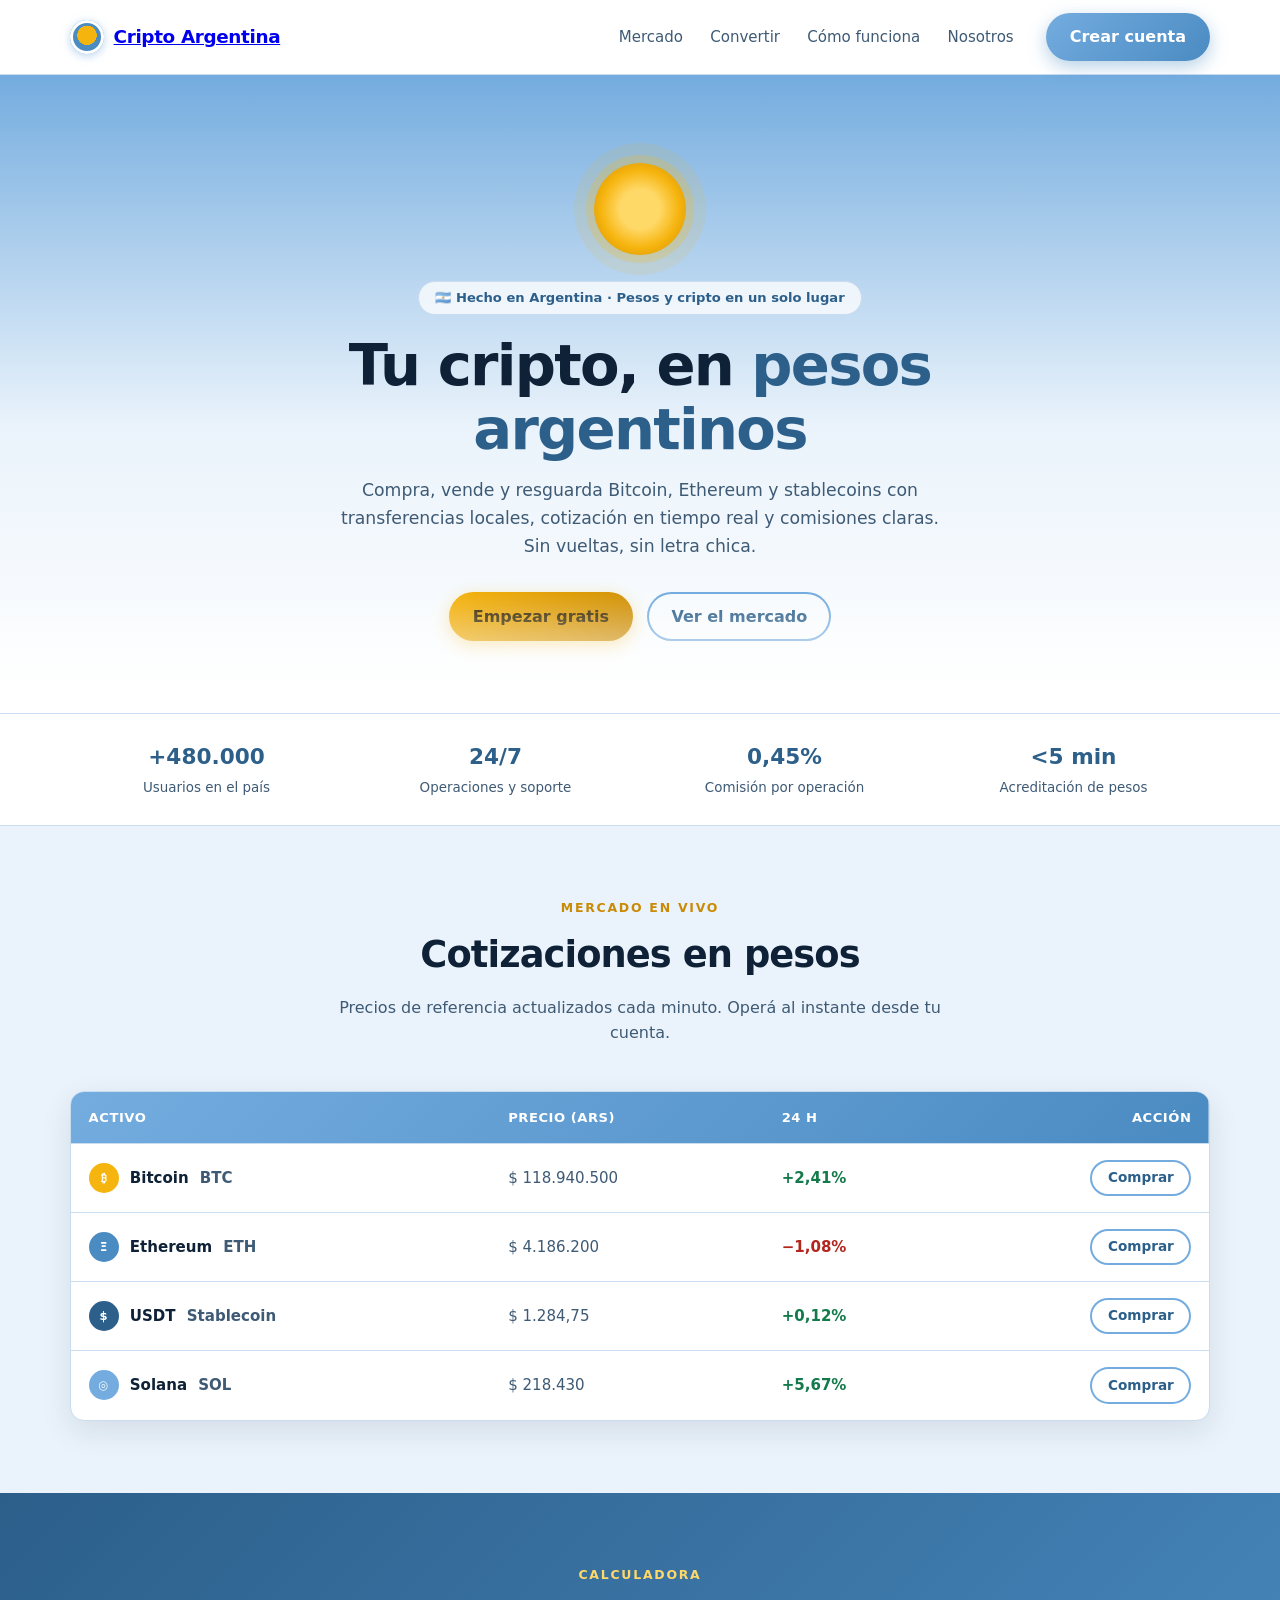
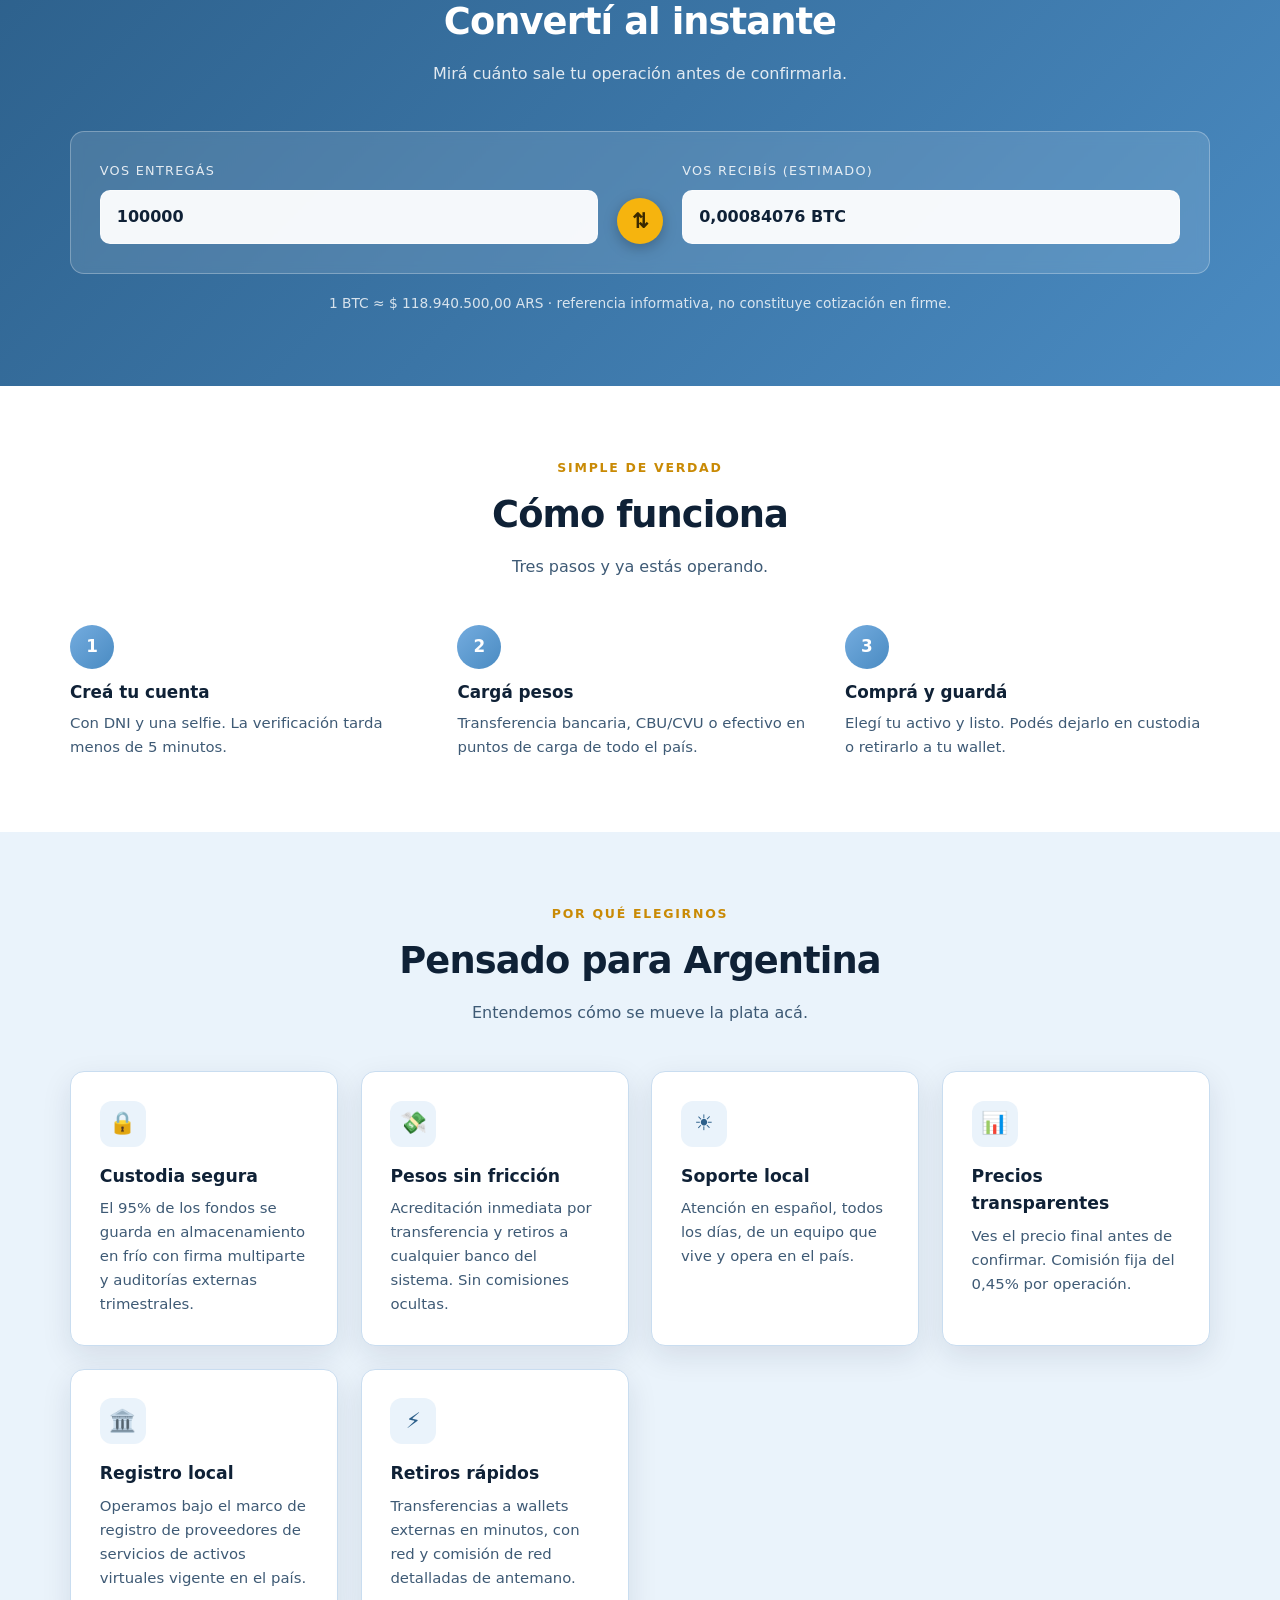
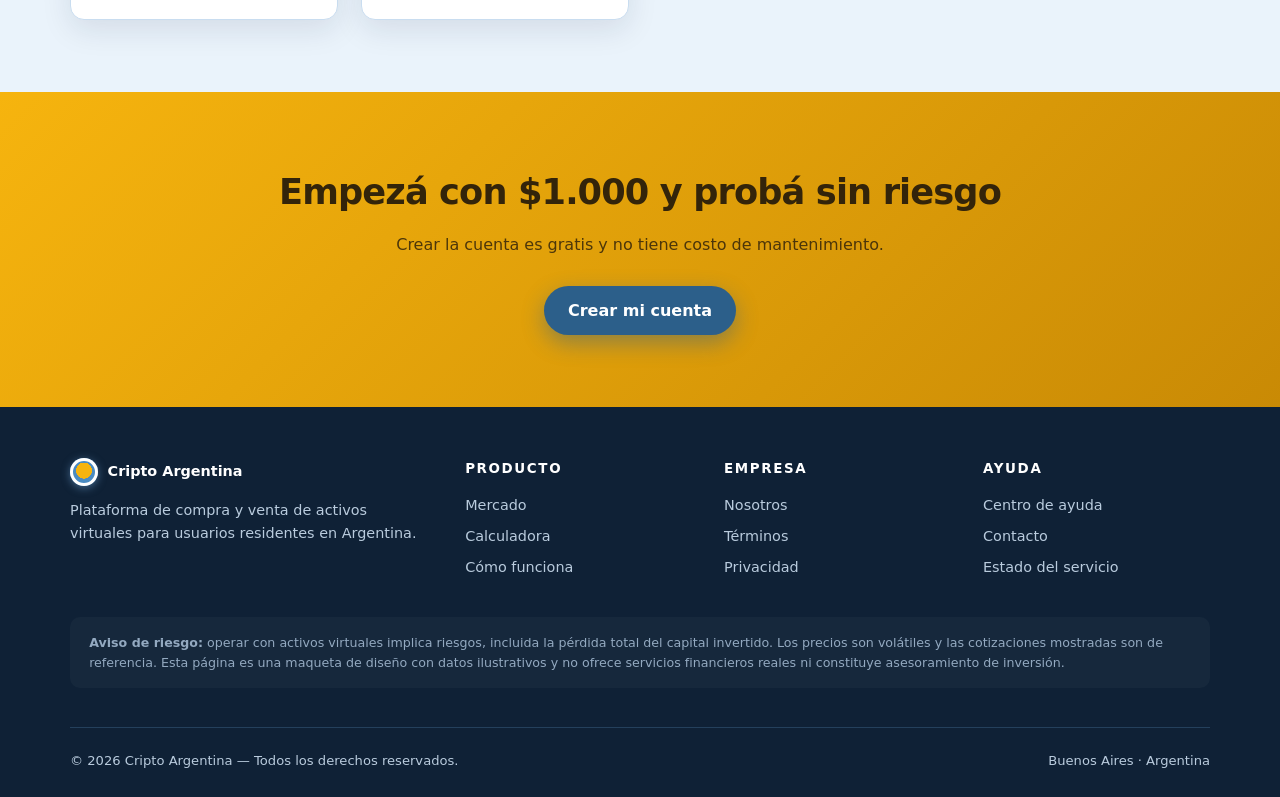
<file: index.html>
<!DOCTYPE html>
<html lang="es-AR">
<head>
<meta charset="UTF-8">
<meta name="viewport" content="width=device-width, initial-scale=1">
<title>Cripto Argentina — Compra y vende criptomonedas en pesos</title>
<style>
  :root{
    --celeste:#74ACDF;
    --celeste-dark:#4A8BC2;
    --celeste-deep:#2C5F8A;
    --sun:#F6B40E;
    --sun-dark:#C98A05;
    --white:#FFFFFF;
    --ink:#0F2136;
    --ink-soft:#3E5A75;
    --ice:#EAF3FB;
    --line:#C9DDF0;
    --radius:14px;
    --shadow:0 10px 30px rgba(15,33,54,.10);
  }

  *{box-sizing:border-box;margin:0;padding:0}

  html{scroll-behavior:smooth}

  body{
    font-family:'Segoe UI',system-ui,-apple-system,Roboto,Helvetica,Arial,sans-serif;
    color:var(--ink);
    background:var(--white);
    line-height:1.6;
  }

  .wrap{width:min(1140px,92vw);margin:0 auto}

  /* ---------- HEADER ---------- */
  header{
    position:sticky;top:0;z-index:50;
    background:rgba(255,255,255,.92);
    backdrop-filter:blur(10px);
    border-bottom:1px solid var(--line);
  }
  .nav{display:flex;align-items:center;gap:2rem;height:74px}
  .logo{display:flex;align-items:center;gap:.6rem;font-weight:800;font-size:1.15rem;letter-spacing:-.02em}
  .logo-mark{
    width:34px;height:34px;border-radius:50%;
    background:radial-gradient(circle at 50% 45%,var(--sun) 0 38%,var(--celeste-dark) 39% 100%);
    box-shadow:inset 0 0 0 3px var(--white),0 2px 8px rgba(116,172,223,.5);
  }
  .nav-links{display:flex;gap:1.7rem;margin-left:auto;font-size:.94rem;font-weight:500}
  .nav-links a{color:var(--ink-soft);text-decoration:none;transition:color .18s}
  .nav-links a:hover{color:var(--celeste-deep)}

  .btn{
    display:inline-block;border:none;cursor:pointer;
    font:inherit;font-weight:700;text-decoration:none;
    border-radius:999px;padding:.72rem 1.5rem;
    transition:transform .15s,box-shadow .15s,background .18s;
  }
  .btn:hover{transform:translateY(-2px)}
  .btn-primary{
    background:linear-gradient(135deg,var(--celeste),var(--celeste-dark));
    color:var(--white);box-shadow:0 6px 18px rgba(74,139,194,.4);
  }
  .btn-primary:hover{box-shadow:0 10px 26px rgba(74,139,194,.5)}
  .btn-sun{
    background:linear-gradient(135deg,var(--sun),var(--sun-dark));
    color:#3a2900;box-shadow:0 6px 18px rgba(246,180,14,.4);
  }
  .btn-ghost{
    background:transparent;color:var(--celeste-deep);
    box-shadow:inset 0 0 0 2px var(--celeste);
  }

  .menu-toggle{display:none;margin-left:auto;font-size:1.6rem;background:none;border:none;color:var(--ink)}

  /* ---------- HERO ---------- */
  .hero{
    position:relative;overflow:hidden;
    background:linear-gradient(180deg,var(--celeste) 0%,var(--ice) 55%,var(--white) 100%);
    padding:5.5rem 0 4.5rem;
    text-align:center;
  }
  .hero::after{
    content:"";position:absolute;inset:auto 0 0 0;height:120px;
    background:linear-gradient(0deg,var(--white),transparent);
    pointer-events:none;
  }
  .hero-sun{
    width:92px;height:92px;margin:0 auto 1.6rem;border-radius:50%;
    background:radial-gradient(circle at 50% 50%,#FFD968 0 30%,var(--sun) 60%,var(--sun-dark) 100%);
    box-shadow:0 0 0 8px rgba(246,180,14,.22),0 0 0 20px rgba(246,180,14,.10);
    animation:pulse 4s ease-in-out infinite;
  }
  @keyframes pulse{
    0%,100%{box-shadow:0 0 0 8px rgba(246,180,14,.22),0 0 0 20px rgba(246,180,14,.10)}
    50%{box-shadow:0 0 0 12px rgba(246,180,14,.28),0 0 0 28px rgba(246,180,14,.06)}
  }
  .badge{
    display:inline-block;background:rgba(255,255,255,.75);
    border:1px solid var(--line);border-radius:999px;
    padding:.35rem 1rem;font-size:.82rem;font-weight:600;color:var(--celeste-deep);
    margin-bottom:1.2rem;
  }
  .hero h1{
    font-size:clamp(2.1rem,5.2vw,3.6rem);
    line-height:1.12;letter-spacing:-.03em;font-weight:800;
    max-width:16ch;margin:0 auto .9rem;
  }
  .hero h1 span{color:var(--celeste-deep)}
  .hero p{max-width:56ch;margin:0 auto 2rem;color:var(--ink-soft);font-size:1.08rem}
  .hero-actions{display:flex;gap:.9rem;justify-content:center;flex-wrap:wrap}

  /* ---------- TRUST STRIP ---------- */
  .trust{border-block:1px solid var(--line);background:var(--white)}
  .trust-grid{
    display:grid;grid-template-columns:repeat(4,1fr);
    gap:1rem;padding:1.6rem 0;text-align:center;
  }
  .trust-grid div strong{display:block;font-size:1.35rem;color:var(--celeste-deep)}
  .trust-grid div span{font-size:.84rem;color:var(--ink-soft)}

  /* ---------- SECTIONS ---------- */
  section{padding:4.5rem 0}
  .section-head{text-align:center;max-width:60ch;margin:0 auto 2.8rem}
  .section-head h2{font-size:clamp(1.6rem,3.4vw,2.3rem);letter-spacing:-.025em;margin-bottom:.6rem}
  .section-head p{color:var(--ink-soft)}
  .eyebrow{
    display:block;font-size:.78rem;font-weight:800;letter-spacing:.14em;
    text-transform:uppercase;color:var(--sun-dark);margin-bottom:.5rem;
  }

  /* ---------- CARDS ---------- */
  .grid-3{display:grid;grid-template-columns:repeat(auto-fit,minmax(260px,1fr));gap:1.4rem}
  .card{
    background:var(--white);border:1px solid var(--line);border-radius:var(--radius);
    padding:1.8rem;box-shadow:var(--shadow);
    transition:transform .2s,border-color .2s;
  }
  .card:hover{transform:translateY(-4px);border-color:var(--celeste)}
  .card-icon{
    width:46px;height:46px;border-radius:12px;display:grid;place-items:center;
    background:var(--ice);color:var(--celeste-deep);font-size:1.35rem;margin-bottom:1rem;
  }
  .card h3{font-size:1.08rem;margin-bottom:.45rem}
  .card p{font-size:.93rem;color:var(--ink-soft)}

  /* ---------- MARKET TABLE ---------- */
  .market{background:var(--ice)}
  .table-shell{
    background:var(--white);border:1px solid var(--line);
    border-radius:var(--radius);overflow:hidden;box-shadow:var(--shadow);
  }
  table{width:100%;border-collapse:collapse;font-size:.94rem}
  thead{background:linear-gradient(135deg,var(--celeste),var(--celeste-dark));color:var(--white)}
  th{text-align:left;padding:.95rem 1.1rem;font-weight:600;font-size:.82rem;letter-spacing:.04em;text-transform:uppercase}
  th:last-child,td:last-child{text-align:right}
  td{padding:1rem 1.1rem;border-top:1px solid var(--line)}
  tbody tr:hover{background:#F7FBFF}
  .coin{display:flex;align-items:center;gap:.7rem;font-weight:600}
  .coin-dot{
    width:30px;height:30px;border-radius:50%;display:grid;place-items:center;
    font-size:.72rem;font-weight:800;color:var(--white);
  }
  .up{color:#137A4B;font-weight:700}
  .down{color:#B3261E;font-weight:700}
  .ars{font-variant-numeric:tabular-nums;color:var(--ink-soft)}

  /* ---------- CONVERTER ---------- */
  .converter{
    background:linear-gradient(135deg,var(--celeste-deep),var(--celeste-dark));
    color:var(--white);
  }
  .converter .section-head h2,.converter .section-head p{color:var(--white)}
  .converter .section-head p{opacity:.85}
  .convert-box{
    background:rgba(255,255,255,.12);border:1px solid rgba(255,255,255,.28);
    border-radius:var(--radius);padding:1.8rem;backdrop-filter:blur(6px);
    display:grid;grid-template-columns:1fr auto 1fr;gap:1.2rem;align-items:end;
  }
  .field label{display:block;font-size:.8rem;text-transform:uppercase;letter-spacing:.1em;opacity:.85;margin-bottom:.5rem}
  .field input,.field select{
    width:100%;padding:.85rem 1rem;border-radius:10px;border:1px solid rgba(255,255,255,.4);
    background:rgba(255,255,255,.95);color:var(--ink);font:inherit;font-weight:600;
  }
  .swap{
    width:46px;height:46px;border-radius:50%;border:none;cursor:pointer;
    background:var(--sun);color:#3a2900;font-size:1.25rem;font-weight:800;
    box-shadow:0 4px 14px rgba(0,0,0,.25);
  }
  .rate-note{text-align:center;margin-top:1.1rem;font-size:.86rem;opacity:.8}

  /* ---------- STEPS ---------- */
  .steps{display:grid;grid-template-columns:repeat(auto-fit,minmax(230px,1fr));gap:1.4rem;counter-reset:s}
  .step{position:relative;padding-top:3.4rem}
  .step::before{
    counter-increment:s;content:counter(s);
    position:absolute;top:0;left:0;
    width:44px;height:44px;border-radius:50%;display:grid;place-items:center;
    background:linear-gradient(135deg,var(--celeste),var(--celeste-dark));
    color:var(--white);font-weight:800;font-size:1.05rem;
  }
  .step h3{font-size:1.05rem;margin-bottom:.4rem}
  .step p{font-size:.93rem;color:var(--ink-soft)}

  /* ---------- CTA BAND ---------- */
  .cta-band{
    background:linear-gradient(135deg,var(--sun) 0%,var(--sun-dark) 100%);
    color:#33240a;text-align:center;
  }
  .cta-band h2{font-size:clamp(1.6rem,3.4vw,2.2rem);margin-bottom:.7rem;letter-spacing:-.025em}
  .cta-band p{max-width:52ch;margin:0 auto 1.8rem;opacity:.85}
  .cta-band .btn{background:var(--celeste-deep);color:var(--white);box-shadow:0 8px 22px rgba(44,95,138,.45)}

  /* ---------- FOOTER ---------- */
  footer{background:var(--ink);color:#B9CBDD;padding:3.2rem 0 1.6rem;font-size:.9rem}
  .foot-grid{display:grid;grid-template-columns:1.6fr 1fr 1fr 1fr;gap:2rem;margin-bottom:2.4rem}
  footer h4{color:var(--white);font-size:.84rem;letter-spacing:.12em;text-transform:uppercase;margin-bottom:.9rem}
  footer ul{list-style:none;display:grid;gap:.5rem}
  footer a{color:#B9CBDD;text-decoration:none}
  footer a:hover{color:var(--celeste)}
  .foot-logo{display:flex;align-items:center;gap:.6rem;color:var(--white);font-weight:800;margin-bottom:.8rem}
  .foot-bottom{
    border-top:1px solid #24405C;padding-top:1.4rem;
    display:flex;justify-content:space-between;gap:1rem;flex-wrap:wrap;font-size:.82rem;
  }
  .risk{
    background:#16283C;border-radius:10px;padding:1rem 1.2rem;
    font-size:.79rem;line-height:1.55;color:#93A9C0;margin-bottom:2.4rem;
  }

  /* ---------- RESPONSIVE ---------- */
  @media(max-width:860px){
    .nav-links{
      position:absolute;top:74px;left:0;right:0;
      background:var(--white);border-bottom:1px solid var(--line);
      flex-direction:column;gap:0;padding:.5rem 0;display:none;
    }
    .nav-links.open{display:flex}
    .nav-links a{padding:.85rem 6vw}
    .menu-toggle{display:block}
    .nav .btn{display:none}
    .trust-grid{grid-template-columns:repeat(2,1fr);gap:1.4rem}
    .convert-box{grid-template-columns:1fr;text-align:left}
    .swap{margin:0 auto;transform:rotate(90deg)}
    .foot-grid{grid-template-columns:1fr 1fr}
  }
  @media(max-width:600px){
    .hero{padding:3.5rem 0 3rem}
    section{padding:3.2rem 0}
    table{font-size:.86rem}
    th,td{padding:.7rem .6rem}
    .foot-grid{grid-template-columns:1fr}
  }
</style>
</head>
<body>

<header>
  <div class="wrap nav">
    <a href="#" class="logo"><span class="logo-mark"></span>Cripto&nbsp;Argentina</a>
    <nav class="nav-links" id="navLinks">
      <a href="#mercado">Mercado</a>
      <a href="#convertir">Convertir</a>
      <a href="#como">Cómo funciona</a>
      <a href="#nosotros">Nosotros</a>
    </nav>
    <a href="login.html?mode=signup" class="btn btn-primary">Crear cuenta</a>
    <button class="menu-toggle" id="menuToggle" aria-label="Abrir menú">☰</button>
  </div>
</header>

<section class="hero">
  <div class="wrap">
    <div class="hero-sun"></div>
    <span class="badge">🇦🇷 Hecho en Argentina · Pesos y cripto en un solo lugar</span>
    <h1>Tu cripto, en <span>pesos argentinos</span></h1>
    <p>Compra, vende y resguarda Bitcoin, Ethereum y stablecoins con transferencias locales, cotización en tiempo real y comisiones claras. Sin vueltas, sin letra chica.</p>
    <div class="hero-actions">
      <a href="login.html?mode=signup" class="btn btn-sun">Empezar gratis</a>
      <a href="login.html?mode=signup" class="btn btn-ghost">Ver el mercado</a>
    </div>
  </div>
</section>

<div class="trust">
  <div class="wrap trust-grid">
    <div><strong>+480.000</strong><span>Usuarios en el país</span></div>
    <div><strong>24/7</strong><span>Operaciones y soporte</span></div>
    <div><strong>0,45%</strong><span>Comisión por operación</span></div>
    <div><strong>&lt;5 min</strong><span>Acreditación de pesos</span></div>
  </div>
</div>

<section id="mercado" class="market">
  <div class="wrap">
    <div class="section-head">
      <span class="eyebrow">Mercado en vivo</span>
      <h2>Cotizaciones en pesos</h2>
      <p>Precios de referencia actualizados cada minuto. Operá al instante desde tu cuenta.</p>
    </div>
    <div class="table-shell">
      <table>
        <thead>
          <tr>
            <th>Activo</th>
            <th>Precio (ARS)</th>
            <th>24 h</th>
            <th>Acción</th>
          </tr>
        </thead>
        <tbody id="marketBody">
          <tr>
            <td><div class="coin"><span class="coin-dot" style="background:#F6B40E">₿</span>Bitcoin <span class="ars">BTC</span></div></td>
            <td class="ars">$ 118.940.500</td>
            <td class="up">+2,41%</td>
            <td><a href="#empezar" class="btn btn-ghost" style="padding:.45rem 1.1rem;font-size:.85rem">Comprar</a></td>
          </tr>
          <tr>
            <td><div class="coin"><span class="coin-dot" style="background:#4A8BC2">Ξ</span>Ethereum <span class="ars">ETH</span></div></td>
            <td class="ars">$ 4.186.200</td>
            <td class="down">−1,08%</td>
            <td><a href="#empezar" class="btn btn-ghost" style="padding:.45rem 1.1rem;font-size:.85rem">Comprar</a></td>
          </tr>
          <tr>
            <td><div class="coin"><span class="coin-dot" style="background:#2C5F8A">$</span>USDT <span class="ars">Stablecoin</span></div></td>
            <td class="ars">$ 1.284,75</td>
            <td class="up">+0,12%</td>
            <td><a href="#empezar" class="btn btn-ghost" style="padding:.45rem 1.1rem;font-size:.85rem">Comprar</a></td>
          </tr>
          <tr>
            <td><div class="coin"><span class="coin-dot" style="background:#74ACDF">◎</span>Solana <span class="ars">SOL</span></div></td>
            <td class="ars">$ 218.430</td>
            <td class="up">+5,67%</td>
            <td><a href="#empezar" class="btn btn-ghost" style="padding:.45rem 1.1rem;font-size:.85rem">Comprar</a></td>
          </tr>
        </tbody>
      </table>
    </div>
  </div>
</section>

<section id="convertir" class="converter">
  <div class="wrap">
    <div class="section-head">
      <span class="eyebrow" style="color:#FFD968">Calculadora</span>
      <h2>Convertí al instante</h2>
      <p>Mirá cuánto sale tu operación antes de confirmarla.</p>
    </div>
    <div class="convert-box">
      <div class="field">
        <label for="amount">Vos entregás</label>
        <input type="number" id="amount" value="100000" min="0" step="1000">
      </div>
      <button class="swap" id="swapBtn" aria-label="Invertir">⇅</button>
      <div class="field">
        <label for="result">Vos recibís (estimado)</label>
        <input type="text" id="result" value="0,000841 BTC" readonly>
      </div>
    </div>
    <p class="rate-note" id="rateNote">1 BTC ≈ $ 118.940.500 ARS · referencia informativa, no constituye cotización en firme.</p>
  </div>
</section>

<section id="como">
  <div class="wrap">
    <div class="section-head">
      <span class="eyebrow">Simple de verdad</span>
      <h2>Cómo funciona</h2>
      <p>Tres pasos y ya estás operando.</p>
    </div>
    <div class="steps">
      <div class="step">
        <h3>Creá tu cuenta</h3>
        <p>Con DNI y una selfie. La verificación tarda menos de 5 minutos.</p>
      </div>
      <div class="step">
        <h3>Cargá pesos</h3>
        <p>Transferencia bancaria, CBU/CVU o efectivo en puntos de carga de todo el país.</p>
      </div>
      <div class="step">
        <h3>Comprá y guardá</h3>
        <p>Elegí tu activo y listo. Podés dejarlo en custodia o retirarlo a tu wallet.</p>
      </div>
    </div>
  </div>
</section>

<section id="nosotros" style="background:var(--ice)">
  <div class="wrap">
    <div class="section-head">
      <span class="eyebrow">Por qué elegirnos</span>
      <h2>Pensado para Argentina</h2>
      <p>Entendemos cómo se mueve la plata acá.</p>
    </div>
    <div class="grid-3">
      <div class="card">
        <div class="card-icon">🔒</div>
        <h3>Custodia segura</h3>
        <p>El 95% de los fondos se guarda en almacenamiento en frío con firma multiparte y auditorías externas trimestrales.</p>
      </div>
      <div class="card">
        <div class="card-icon">💸</div>
        <h3>Pesos sin fricción</h3>
        <p>Acreditación inmediata por transferencia y retiros a cualquier banco del sistema. Sin comisiones ocultas.</p>
      </div>
      <div class="card">
        <div class="card-icon">☀️</div>
        <h3>Soporte local</h3>
        <p>Atención en español, todos los días, de un equipo que vive y opera en el país.</p>
      </div>
      <div class="card">
        <div class="card-icon">📊</div>
        <h3>Precios transparentes</h3>
        <p>Ves el precio final antes de confirmar. Comisión fija del 0,45% por operación.</p>
      </div>
      <div class="card">
        <div class="card-icon">🏛️</div>
        <h3>Registro local</h3>
        <p>Operamos bajo el marco de registro de proveedores de servicios de activos virtuales vigente en el país.</p>
      </div>
      <div class="card">
        <div class="card-icon">⚡</div>
        <h3>Retiros rápidos</h3>
        <p>Transferencias a wallets externas en minutos, con red y comisión de red detalladas de antemano.</p>
      </div>
    </div>
  </div>
</section>

<section class="cta-band" id="empezar">
  <div class="wrap">
    <h2>Empezá con $1.000 y probá sin riesgo</h2>
    <p>Crear la cuenta es gratis y no tiene costo de mantenimiento.</p>
    <a href="login.html" class="btn btn-primary">Crear mi cuenta</a>
  </div>
</section>

<footer>
  <div class="wrap">
    <div class="foot-grid">
      <div>
        <div class="foot-logo"><span class="logo-mark" style="width:28px;height:28px"></span>Cripto Argentina</div>
        <p>Plataforma de compra y venta de activos virtuales para usuarios residentes en Argentina.</p>
      </div>
      <div>
        <h4>Producto</h4>
        <ul><li><a href="#mercado">Mercado</a></li><li><a href="#convertir">Calculadora</a></li><li><a href="#como">Cómo funciona</a></li></ul>
      </div>
      <div>
        <h4>Empresa</h4>
        <ul><li><a href="#nosotros">Nosotros</a></li><li><a href="#">Términos</a></li><li><a href="#">Privacidad</a></li></ul>
      </div>
      <div>
        <h4>Ayuda</h4>
        <ul><li><a href="#">Centro de ayuda</a></li><li><a href="#">Contacto</a></li><li><a href="#">Estado del servicio</a></li></ul>
      </div>
    </div>
    <div class="risk">
      <strong>Aviso de riesgo:</strong> operar con activos virtuales implica riesgos, incluida la pérdida total del capital invertido. Los precios son volátiles y las cotizaciones mostradas son de referencia. Esta página es una maqueta de diseño con datos ilustrativos y no ofrece servicios financieros reales ni constituye asesoramiento de inversión.
    </div>
    <div class="foot-bottom">
      <span>© 2026 Cripto Argentina — Todos los derechos reservados.</span>
      <span>Buenos Aires · Argentina</span>
    </div>
  </div>
</footer>

<script>
  // Menú móvil
  const toggle = document.getElementById('menuToggle');
  const links  = document.getElementById('navLinks');
  toggle.addEventListener('click', () => links.classList.toggle('open'));
  links.addEventListener('click', e => { if (e.target.tagName === 'A') links.classList.remove('open'); });

  // Calculadora ARS -> cripto
  const RATES = { BTC: 118940500, ETH: 4186200, USDT: 1284.75, SOL: 218430 };
  const ORDER = ['BTC', 'ETH', 'USDT', 'SOL'];
  const nf = n => n.toLocaleString('es-AR', { minimumFractionDigits: 2, maximumFractionDigits: 2 });

  let amount = 100000;
  let coinIdx = 0;
  let toArs = true;   // true: ARS -> cripto

  const input  = document.getElementById('amount');
  const output = document.getElementById('result');
  const note   = document.getElementById('rateNote');
  const swap   = document.getElementById('swapBtn');

  function render(){
    const coin = ORDER[coinIdx];
    const rate = RATES[coin];
    if (toArs) {
      const amt = parseFloat(input.value) || 0;
      output.value = (amt / rate).toLocaleString('es-AR', { maximumFractionDigits: 8 }) + ' ' + coin;
      note.textContent = `1 ${coin} ≈ $ ${nf(rate)} ARS · referencia informativa, no constituye cotización en firme.`;
    } else {
      const amt = parseFloat(input.value) || 0;
      output.value = '$ ' + nf(amt * rate) + ' ARS';
      note.textContent = `1 ${coin} ≈ $ ${nf(rate)} ARS · referencia informativa, no constituye cotización en firme.`;
    }
  }

  swap.addEventListener('click', () => { toArs = !toArs; render(); });
  input.addEventListener('input', render);
  render();
</script>
</body>
</html>
</file>
